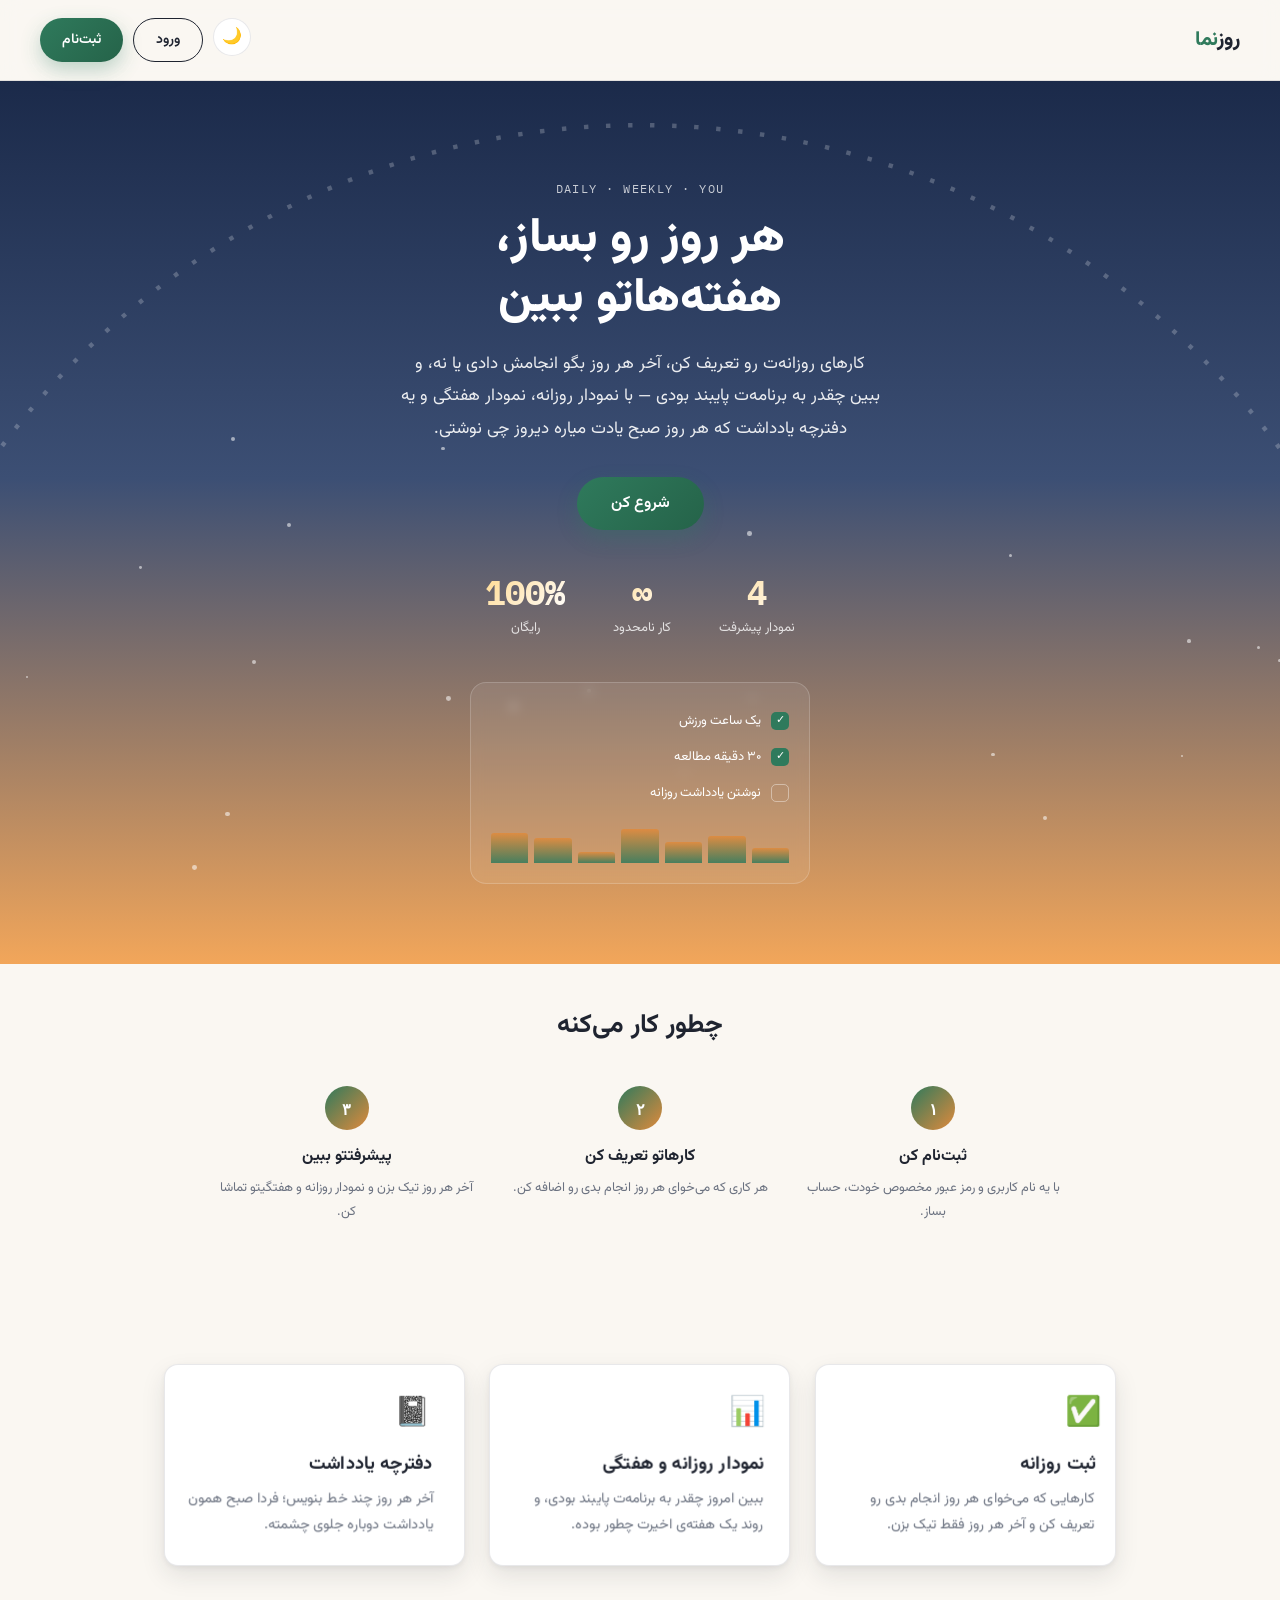
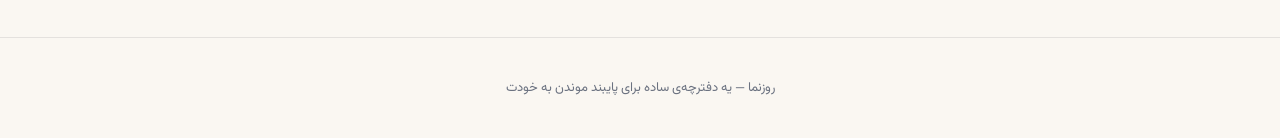
<file: index.html>
<!DOCTYPE html>
<html lang="fa" dir="rtl">
<head>
<meta charset="UTF-8" />
<meta name="viewport" content="width=device-width, initial-scale=1.0" />
<title>روزنما | ثبت کارهای روزانه</title>
<link rel="icon" type="image/svg+xml" href="favicon.svg" />
<link rel="stylesheet" href="style.css" />
</head>
<body>

<nav class="nav">
  <div class="brand">روز<span>نما</span></div>
  <div class="actions">
    <button class="theme-toggle" id="theme-toggle" onclick="toggleTheme()" aria-label="تغییر حالت روشن/تاریک">🌙</button>
    <button class="btn btn-ghost" onclick="openModal('login')">ورود</button>
    <button class="btn btn-primary" onclick="openModal('register')">ثبت‌نام</button>
  </div>
</nav>

<section class="hero">
  <div class="arc-wrap" id="arc-wrap"></div>
  <div class="particles" id="particles"></div>
  <div class="hero-content">
    <div class="eyebrow">daily · weekly · you</div>
    <h1>هر روز رو بساز،<br />هفته‌هاتو ببین</h1>
    <p>کارهای روزانه‌ت رو تعریف کن، آخر هر روز بگو انجامش دادی یا نه، و ببین چقدر به برنامه‌ت پایبند بودی — با نمودار روزانه، نمودار هفتگی و یه دفترچه یادداشت که هر روز صبح یادت میاره دیروز چی نوشتی.</p>
    <button class="btn btn-primary" onclick="openModal('register')">شروع کن</button>

    <div class="stats">
      <div class="stat"><div class="num" data-count="4">0</div><div class="label">نمودار پیشرفت</div></div>
      <div class="stat"><div class="num">∞</div><div class="label">کار نامحدود</div></div>
      <div class="stat"><div class="num" data-count="100" data-suffix="%">0</div><div class="label">رایگان</div></div>
    </div>

    <div class="hero-preview">
      <div class="mock-row"><span class="mock-check on">✓</span> یک ساعت ورزش</div>
      <div class="mock-row"><span class="mock-check on">✓</span> ۳۰ دقیقه مطالعه</div>
      <div class="mock-row"><span class="mock-check off"></span> نوشتن یادداشت روزانه</div>
      <div class="mock-bars">
        <span style="height:40%"></span><span style="height:70%"></span><span style="height:55%"></span>
        <span style="height:90%"></span><span style="height:30%"></span><span style="height:65%"></span><span style="height:80%"></span>
      </div>
    </div>
  </div>
</section>

<section class="steps reveal">
  <h2>چطور کار می‌کنه</h2>
  <div class="steps-grid">
    <div class="step">
      <div class="num">۱</div>
      <h3>ثبت‌نام کن</h3>
      <p>با یه نام کاربری و رمز عبور مخصوص خودت، حساب بساز.</p>
    </div>
    <div class="step">
      <div class="num">۲</div>
      <h3>کارهاتو تعریف کن</h3>
      <p>هر کاری که می‌خوای هر روز انجام بدی رو اضافه کن.</p>
    </div>
    <div class="step">
      <div class="num">۳</div>
      <h3>پیشرفتتو ببین</h3>
      <p>آخر هر روز تیک بزن و نمودار روزانه و هفتگیتو تماشا کن.</p>
    </div>
  </div>
</section>

<section class="features reveal">
  <div class="feature">
    <div class="icon">✅</div>
    <h3>ثبت روزانه</h3>
    <p>کارهایی که می‌خوای هر روز انجام بدی رو تعریف کن و آخر هر روز فقط تیک بزن.</p>
  </div>
  <div class="feature">
    <div class="icon">📊</div>
    <h3>نمودار روزانه و هفتگی</h3>
    <p>ببین امروز چقدر به برنامه‌ت پایبند بودی، و روند یک هفته‌ی اخیرت چطور بوده.</p>
  </div>
  <div class="feature">
    <div class="icon">📓</div>
    <h3>دفترچه یادداشت</h3>
    <p>آخر هر روز چند خط بنویس؛ فردا صبح همون یادداشت دوباره جلوی چشمته.</p>
  </div>
</section>

<footer class="site-footer">روزنما — یه دفترچه‌ی ساده برای پایبند موندن به خودت</footer>

<!-- ===== MODAL ===== -->
<div class="overlay" id="overlay">
  <div class="modal">
    <button class="modal-close" onclick="closeModal()">×</button>
    <div class="tabs">
      <button id="tab-login" onclick="switchTab('login')">ورود</button>
      <button id="tab-register" onclick="switchTab('register')">ثبت‌نام</button>
    </div>

    <div id="form-login">
      <h2>خوش اومدی</h2>
      <div class="field">
        <label>نام کاربری</label>
        <input type="text" id="login-username" autocomplete="username" />
      </div>
      <div class="field">
        <label>رمز عبور</label>
        <input type="password" id="login-password" autocomplete="current-password" />
      </div>
      <div class="forgot-link">
        <a href="#" onclick="closeModal(); openSupportModal(); return false;">رمز رو فراموش کردم؟</a>
      </div>
      <div class="error-msg" id="login-error"></div>
      <button class="btn btn-primary btn-block" onclick="handleLogin(this)">ورود</button>
    </div>

    <div id="form-register" style="display:none">
      <h2>بساز حساب رو</h2>
      <div class="field">
        <label>نام کاربری</label>
        <input type="text" id="register-username" autocomplete="username" />
      </div>
      <div class="field">
        <label>رمز عبور</label>
        <input type="password" id="register-password" autocomplete="new-password" />
      </div>
      <div class="error-msg" id="register-error"></div>
      <button class="btn btn-primary btn-block" onclick="handleRegister(this)">ثبت‌نام و ورود</button>
    </div>
  </div>
</div>

<!-- ===== پشتیبانی / بازیابی رمز ===== -->
<div class="overlay" id="support-overlay">
  <div class="modal support-modal">
    <button class="modal-close" onclick="closeSupportModal()">×</button>
    <h2>🔑 بازیابی رمز عبور</h2>

    <div id="support-intro">
      <p class="support-hint">شماره تماست رو بذار و بگو مشکلت چیه (مثلاً: رمز حساب با نام کاربری «...» یادم رفته). در اسرع وقت جواب می‌دیم.</p>
      <div class="field">
        <label>شماره تماس</label>
        <input type="tel" id="support-phone" placeholder="09xxxxxxxxx" />
      </div>
      <div class="field">
        <label>پیامت</label>
        <textarea id="support-first-message" class="support-textarea" rows="3" placeholder="مشکلت رو بنویس..."></textarea>
      </div>
      <div class="error-msg" id="support-error"></div>
      <button class="btn btn-primary btn-block" onclick="startSupportChat(this)">ارسال درخواست</button>
    </div>

    <div id="support-chat" style="display:none">
      <div class="support-notice">⏱ درخواستت ثبت شد. تا حداکثر ۲۴ ساعت آینده، رمز جدیدت اطلاع‌رسانی می‌شه.</div>
      <div class="chat-thread" id="chat-thread"></div>
      <div class="chat-input-row">
        <input type="text" id="chat-input" placeholder="پیام جدید..." />
        <button class="btn btn-primary" onclick="sendChatMessage(this)">ارسال</button>
      </div>
      <button class="chat-reset" onclick="resetSupportPhone()">این شماره من نیست</button>
    </div>
  </div>
</div>

<script src="config.js"></script>
<script src="api.js"></script>
<script src="landing.js"></script>
<script src="support.js"></script>
</body>
</html>
</file>
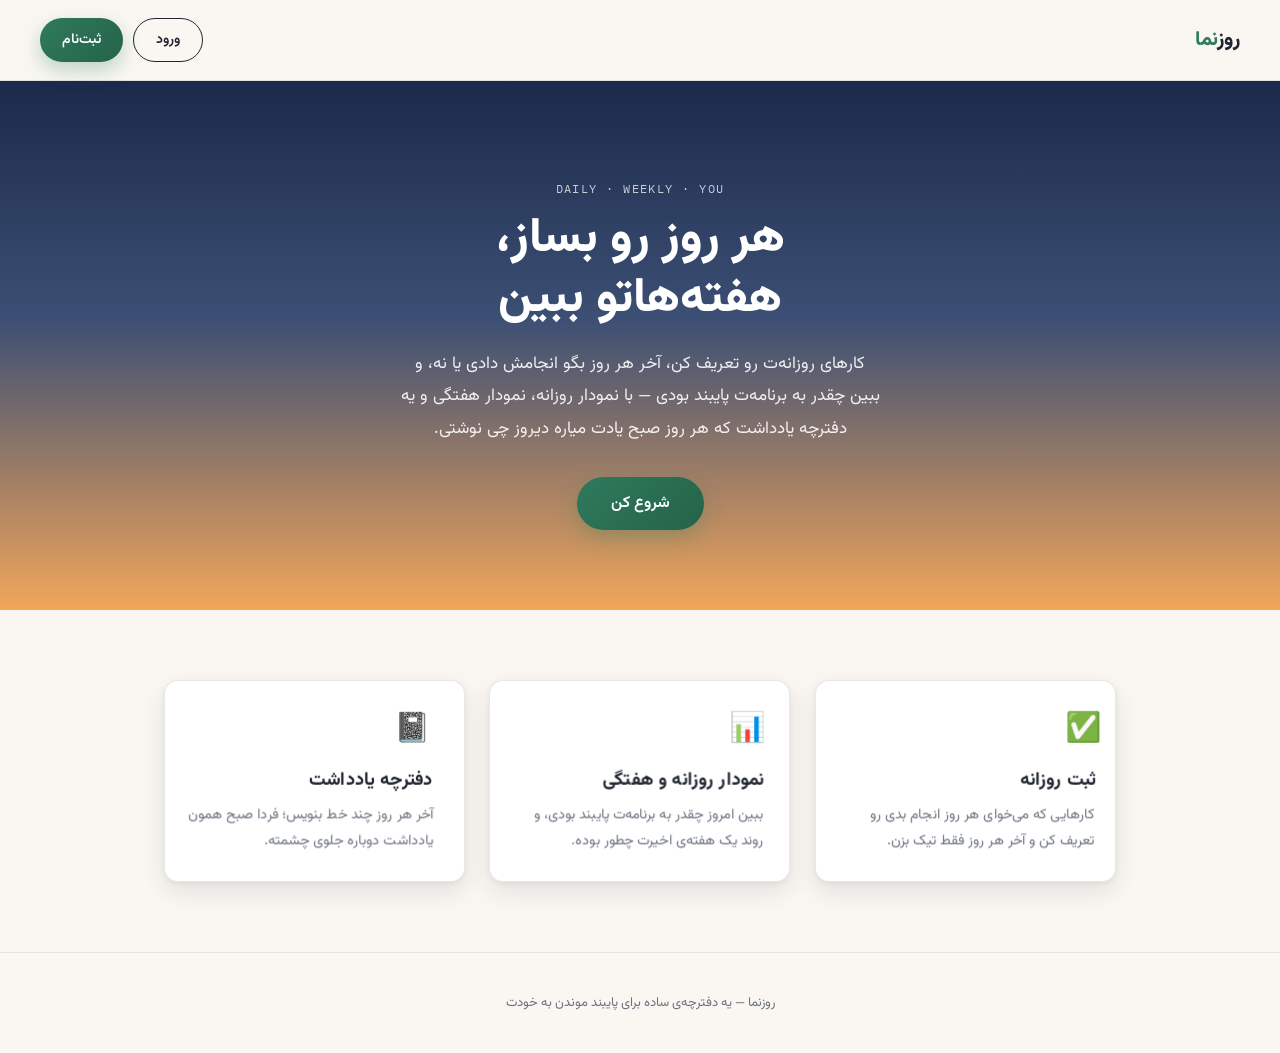
<file: index (2).html>
<!DOCTYPE html>
<html lang="fa" dir="rtl">
<head>
<meta charset="UTF-8" />
<meta name="viewport" content="width=device-width, initial-scale=1.0" />
<title>روزنما | ثبت کارهای روزانه</title>
<link rel="stylesheet" href="style.css" />
</head>
<body>

<nav class="nav">
  <div class="brand">روز<span>نما</span></div>
  <div class="actions">
    <button class="btn btn-ghost" onclick="openModal('login')">ورود</button>
    <button class="btn btn-primary" onclick="openModal('register')">ثبت‌نام</button>
  </div>
</nav>

<section class="hero">
  <div class="arc-wrap" id="arc-wrap"></div>
  <div class="hero-content">
    <div class="eyebrow">daily · weekly · you</div>
    <h1>هر روز رو بساز،<br />هفته‌هاتو ببین</h1>
    <p>کارهای روزانه‌ت رو تعریف کن، آخر هر روز بگو انجامش دادی یا نه، و ببین چقدر به برنامه‌ت پایبند بودی — با نمودار روزانه، نمودار هفتگی و یه دفترچه یادداشت که هر روز صبح یادت میاره دیروز چی نوشتی.</p>
    <button class="btn btn-primary" onclick="openModal('register')">شروع کن</button>
  </div>
</section>

<section class="features">
  <div class="feature">
    <div class="icon">✅</div>
    <h3>ثبت روزانه</h3>
    <p>کارهایی که می‌خوای هر روز انجام بدی رو تعریف کن و آخر هر روز فقط تیک بزن.</p>
  </div>
  <div class="feature">
    <div class="icon">📊</div>
    <h3>نمودار روزانه و هفتگی</h3>
    <p>ببین امروز چقدر به برنامه‌ت پایبند بودی، و روند یک هفته‌ی اخیرت چطور بوده.</p>
  </div>
  <div class="feature">
    <div class="icon">📓</div>
    <h3>دفترچه یادداشت</h3>
    <p>آخر هر روز چند خط بنویس؛ فردا صبح همون یادداشت دوباره جلوی چشمته.</p>
  </div>
</section>

<footer class="site-footer">روزنما — یه دفترچه‌ی ساده برای پایبند موندن به خودت</footer>

<!-- ===== MODAL ===== -->
<div class="overlay" id="overlay">
  <div class="modal">
    <button class="modal-close" onclick="closeModal()">×</button>
    <div class="tabs">
      <button id="tab-login" onclick="switchTab('login')">ورود</button>
      <button id="tab-register" onclick="switchTab('register')">ثبت‌نام</button>
    </div>

    <div id="form-login">
      <h2>خوش اومدی</h2>
      <div class="field">
        <label>نام کاربری</label>
        <input type="text" id="login-username" autocomplete="username" />
      </div>
      <div class="field">
        <label>رمز عبور</label>
        <input type="password" id="login-password" autocomplete="current-password" />
      </div>
      <div class="error-msg" id="login-error"></div>
      <button class="btn btn-primary btn-block" onclick="handleLogin()">ورود</button>
    </div>

    <div id="form-register" style="display:none">
      <h2>بساز حساب رو</h2>
      <div class="field">
        <label>نام کاربری</label>
        <input type="text" id="register-username" autocomplete="username" />
      </div>
      <div class="field">
        <label>رمز عبور</label>
        <input type="password" id="register-password" autocomplete="new-password" />
      </div>
      <div class="error-msg" id="register-error"></div>
      <button class="btn btn-primary btn-block" onclick="handleRegister()">ثبت‌نام و ورود</button>
    </div>
  </div>
</div>

<script src="config.js"></script>
<script src="api.js"></script>
<script src="landing.js"></script>
</body>
</html>
</file>
<file: style.css>
@import url('https://fonts.googleapis.com/css2?family=Vazirmatn:wght@400;500;600;700;800&family=IBM+Plex+Mono:wght@400;500&display=swap');

:root{
  --paper: #faf7f2;
  --paper-2: #ffffff;
  --ink: #1f2430;
  --muted: #6b7280;
  --line: rgba(31,36,48,0.10);
  --forest: #2f7a5c;
  --sunset: #e08a3c;
  --sky-top: #1b2a4a;
  --sky-bottom: #f2a65a;
  --danger: #b3432f;
  --shadow: 0 12px 28px rgba(31,36,48,0.10);
  --shadow-sm: 0 2px 6px rgba(31,36,48,0.06);
  --shadow-md: 0 10px 24px rgba(31,36,48,0.10), 0 2px 6px rgba(31,36,48,0.06);
  --shadow-lg: 0 24px 48px rgba(31,36,48,0.16), 0 6px 16px rgba(31,36,48,0.08);
  --radius: 14px;
}
[data-theme="dark"]{
  --paper: #14171f;
  --paper-2: #1c202b;
  --ink: #e9ebf1;
  --muted: #9aa1b2;
  --line: rgba(255,255,255,0.08);
  --shadow: 0 12px 28px rgba(0,0,0,0.45);
  --shadow-sm: 0 2px 6px rgba(0,0,0,0.3);
  --shadow-md: 0 10px 24px rgba(0,0,0,0.4), 0 2px 6px rgba(0,0,0,0.3);
  --shadow-lg: 0 24px 48px rgba(0,0,0,0.55), 0 6px 16px rgba(0,0,0,0.35);
}
*{ box-sizing: border-box; }
html{ scroll-behavior: smooth; overflow-x: hidden; }
body{
  margin:0;
  font-family: 'Vazirmatn', sans-serif;
  background: var(--paper);
  color: var(--ink);
  direction: rtl;
  transition: background .3s, color .3s;
  overflow-x: hidden;
  width: 100%;
}
.theme-toggle{
  width: 38px; height: 38px; border-radius: 50%; border: 1px solid var(--line);
  background: var(--paper-2); font-size: 16px; display:flex; align-items:center; justify-content:center;
  transition: transform .3s, background .3s;
}
.theme-toggle:hover{ transform: rotate(20deg) scale(1.08); }

/* ===== LOADING SPINNER ===== */
.spinner{
  display:inline-block; width:13px; height:13px; margin-left:8px; vertical-align:middle;
  border: 2px solid rgba(255,255,255,0.45); border-top-color:#fff; border-radius:50%;
  animation: spin .6s linear infinite;
}
.btn-ghost .spinner, .btn-danger .spinner{ border-color: rgba(31,36,48,0.3); border-top-color: var(--ink); }
@keyframes spin{ to{ transform: rotate(360deg); } }
button.is-loading{ cursor: wait; opacity: .85; }

/* ===== SCROLL REVEAL ===== */
.reveal{ opacity:0; transform: translateY(24px); transition: opacity .7s ease, transform .7s ease; }
.reveal.show{ opacity:1; transform: translateY(0); }
.mono{ font-family: 'IBM Plex Mono', monospace; direction: ltr; unicode-bidi: isolate; }
a{ color: inherit; text-decoration:none; }
button{ font-family: inherit; cursor:pointer; }

/* ===== NAV ===== */
.nav{
  display:flex; justify-content:space-between; align-items:center;
  padding: 18px 40px; position: sticky; top:0; z-index: 50;
  background: rgba(250,247,242,0.85); backdrop-filter: blur(10px);
  border-bottom: 1px solid var(--line);
}
.nav .brand{ font-weight: 800; font-size: 20px; }
.nav .brand span{ color: var(--forest); }
.nav .actions{ display:flex; gap: 10px; flex-shrink: 0; }
@media (max-width: 480px){
  .nav{ padding: 14px 16px; }
  .nav .actions .btn{ padding: 8px 14px; font-size: 13px; }
}

.btn{
  padding: 10px 22px; border-radius: 30px; border: none; font-weight: 600; font-size: 14px;
  transition: transform .2s, box-shadow .2s, background .2s;
}
.btn-ghost{ background: transparent; border: 1.5px solid var(--ink); color: var(--ink); }
.btn-ghost:hover{ background: var(--ink); color: var(--paper); }
.btn-primary{ background: linear-gradient(135deg, var(--forest), #256349); color:#fff; box-shadow: 0 8px 20px rgba(47,122,92,0.3); }
.btn-primary:hover{ transform: translateY(-2px); box-shadow: 0 12px 26px rgba(47,122,92,0.4); }
.btn-danger{ background: transparent; color: var(--danger); border: 1px solid rgba(179,67,47,0.3); }
.btn-danger:hover{ background: rgba(179,67,47,0.08); }
.btn-block{ width:100%; }

/* ===== HERO ===== */
.hero{
  position: relative; overflow:hidden; text-align:center;
  padding: 100px 24px 80px; background: linear-gradient(180deg, var(--sky-top) 0%, #3c4f74 45%, var(--sky-bottom) 100%);
  color: #fff;
}
.hero .arc-wrap{ position:absolute; inset:0; opacity: 0.9; pointer-events:none; }
.hero-content{ position:relative; max-width: 640px; margin: 0 auto; }
.hero .eyebrow{ font-family:'IBM Plex Mono', monospace; direction:ltr; unicode-bidi:isolate; letter-spacing: .12em; font-size: 12px; opacity:.75; text-transform:uppercase; margin-bottom: 14px; }
.hero h1{ font-size: 48px; font-weight: 800; line-height: 1.25; margin: 0 0 18px; }
.hero p{ font-size: 17px; opacity: .9; max-width: 480px; margin: 0 auto 32px; line-height: 1.9; }
.hero .btn-primary{ font-size: 16px; padding: 14px 34px; }

/* ===== FEATURES ===== */
.features{ max-width: 1000px; margin: 0 auto; padding: 70px 24px; display:grid; grid-template-columns: repeat(auto-fit, minmax(240px,1fr)); gap: 24px; perspective: 1000px; }
.feature{
  background: var(--paper-2); border:1px solid var(--line); border-radius: var(--radius); padding: 28px;
  box-shadow: var(--shadow-md); transition: box-shadow .25s ease, transform .15s ease-out; transform-style: preserve-3d; will-change: transform;
}
.feature:hover{ box-shadow: var(--shadow-lg); }
.feature .icon{ font-size: 28px; margin-bottom: 14px; transform: translateZ(30px); }
.feature h3{ margin: 0 0 8px; font-size: 18px; transform: translateZ(20px); }
.feature p{ margin:0; color: var(--muted); font-size: 14px; line-height: 1.8; transform: translateZ(15px); }

/* ===== PARTICLES (hero) ===== */
.particles{ position:absolute; inset:0; overflow:hidden; pointer-events:none; }
.particle{
  position:absolute; border-radius:50%; background: rgba(255,255,255,0.55);
  animation: drift linear infinite;
}
@keyframes drift{
  0%{ transform: translateY(0) translateX(0); opacity:0; }
  10%{ opacity: 1; }
  90%{ opacity: 1; }
  100%{ transform: translateY(-140px) translateX(20px); opacity:0; }
}

/* ===== STATS ===== */
.stats{ display:flex; justify-content:center; gap: 48px; margin-top: 40px; flex-wrap: wrap; }
.stat{ text-align:center; }
.stat .num{ font-family:'IBM Plex Mono', monospace; direction:ltr; unicode-bidi:isolate; font-size: 34px; font-weight: 700; background: linear-gradient(135deg, #ffd98e, #ffffff); -webkit-background-clip:text; -webkit-text-fill-color: transparent; }
.stat .label{ font-size: 13px; opacity: .8; margin-top: 4px; }

/* ===== STAGGERED REVEAL ===== */
.steps-grid .step, .features .feature{ transition-delay: calc(var(--i, 0) * 0.09s); }

footer.site-footer{ text-align:center; padding: 40px 20px; color: var(--muted); font-size: 13px; border-top: 1px solid var(--line); }

/* ===== HERO PREVIEW MOCKUP ===== */
.hero-preview{
  max-width: 340px; margin: 44px auto 0; background: rgba(255,255,255,0.08);
  border: 1px solid rgba(255,255,255,0.18); border-radius: 16px; padding: 20px;
  backdrop-filter: blur(6px); text-align: right; animation: floaty 4.5s ease-in-out infinite;
}
@keyframes floaty{ 0%,100%{ transform: translateY(0);} 50%{ transform: translateY(-8px);} }
.hero-preview .mock-row{ display:flex; align-items:center; gap:10px; padding: 8px 0; font-size: 13px; color:#fff; }
.hero-preview .mock-check{ width:18px; height:18px; border-radius:5px; flex-shrink:0; display:flex; align-items:center; justify-content:center; font-size:11px; }
.hero-preview .mock-check.on{ background:#2f7a5c; }
.hero-preview .mock-check.off{ border:1.5px solid rgba(255,255,255,0.4); }
.hero-preview .mock-bars{ display:flex; align-items:flex-end; gap:6px; height:38px; margin-top:14px; }
.hero-preview .mock-bars span{ flex:1; background: linear-gradient(180deg, #e08a3c, #2f7a5c); border-radius:3px 3px 0 0; opacity: .85; }

/* ===== HOW IT WORKS ===== */
.steps{ max-width: 900px; margin: 0 auto; padding: 20px 24px 70px; }
.steps h2{ text-align:center; font-size: 26px; margin-bottom: 40px; }
.steps-grid{ display:grid; grid-template-columns: repeat(auto-fit, minmax(220px,1fr)); gap: 28px; }
.step{ text-align:center; }
.step .num{
  width:44px; height:44px; border-radius:50%; margin:0 auto 14px; display:flex; align-items:center; justify-content:center;
  font-family:'IBM Plex Mono', monospace; font-weight:600; background: linear-gradient(135deg, var(--forest), var(--sunset)); color:#fff;
}
.step h3{ font-size:16px; margin:0 0 8px; }
.step p{ font-size:13px; color:var(--muted); margin:0; line-height:1.8; }

/* ===== PROGRESS BAR (dashboard) ===== */
.progress-wrap{ margin-bottom: 20px; }
.progress-label{ display:flex; justify-content:space-between; font-size:13px; color:var(--muted); margin-bottom:8px; }
.progress-track{ height:10px; border-radius:20px; background: var(--line); overflow:hidden; }
.progress-fill{ height:100%; border-radius:20px; background: linear-gradient(90deg, var(--sunset), var(--forest)); transition: width .5s ease; }

/* ===== CHIP POP ===== */
.chip.pop{ animation: checkPop .35s ease; }
@keyframes checkPop{ 0%{ transform: scale(1);} 40%{ transform: scale(1.2);} 100%{ transform: scale(1);} }

.empty-hint .icon{ font-size: 28px; display:block; margin-bottom:10px; }

/* ===== MODAL ===== */
.overlay{
  position: fixed; inset:0; background: rgba(20,22,30,0.55); display:none;
  align-items:center; justify-content:center; z-index: 200; padding: 20px;
}
.overlay.open{ display:flex; }
.modal{
  background: var(--paper-2); border-radius: 18px; padding: 32px; width: 100%; max-width: 380px;
  box-shadow: 0 30px 60px rgba(0,0,0,0.3);
}
.modal h2{ margin: 0 0 18px; font-size: 22px; }
.tabs{ display:flex; gap: 6px; margin-bottom: 22px; background: var(--paper); border-radius: 30px; padding: 4px; }
.tabs button{ flex:1; padding: 8px; border:none; background: transparent; border-radius: 26px; font-weight:600; font-size:13px; color: var(--muted); }
.tabs button.active{ background: var(--ink); color: var(--paper); }
.field{ margin-bottom: 16px; text-align: right; }
.field label{ display:block; font-size: 13px; color: var(--muted); margin-bottom: 6px; }
.field input{
  width:100%; padding: 12px 14px; border-radius: 10px; border: 1px solid var(--line);
  font-family: inherit; font-size: 15px; background: var(--paper);
}
.field input:focus{ outline: 2px solid var(--forest); outline-offset: 1px; }
.error-msg{ color: var(--danger); font-size: 13px; margin: -6px 0 14px; min-height: 16px; }
.modal-close{ float:left; background:none; border:none; font-size:20px; color: var(--muted); }
.forgot-link{ text-align: left; margin: -8px 0 16px; }
.forgot-link a{ font-size: 12px; color: var(--sunset); }
.forgot-link a:hover{ text-decoration: underline; }

/* ===== SUPPORT CHAT ===== */
.support-modal{ max-width: 400px; }
.support-hint{ font-size: 13px; color: var(--muted); line-height: 1.8; margin: 0 0 18px; }
.support-notice{
  background: rgba(224,138,60,0.12); border: 1px solid rgba(224,138,60,0.3); color: var(--ink);
  font-size: 12px; line-height: 1.8; padding: 10px 14px; border-radius: 10px; margin-bottom: 14px;
}
.support-textarea{
  width:100%; padding: 12px 14px; border-radius: 10px; border: 1px solid var(--line);
  font-family: inherit; font-size: 14px; background: var(--paper); resize: vertical;
}
.chat-thread{
  max-height: 320px; overflow-y: auto; display:flex; flex-direction:column; gap: 10px;
  padding: 6px 2px 14px; margin-bottom: 12px;
}
.chat-bubble{
  max-width: 80%; padding: 10px 14px; border-radius: 14px; font-size: 13px; line-height: 1.7;
  word-break: break-word;
}
.chat-bubble.user{ align-self: flex-end; background: var(--forest); color: #fff; border-bottom-left-radius: 4px; }
.chat-bubble.admin{ align-self: flex-start; background: var(--paper); border: 1px solid var(--line); border-bottom-right-radius: 4px; }
.chat-input-row{ display:flex; gap: 8px; }
.chat-input-row input{
  flex:1; padding: 10px 14px; border-radius: 10px; border: 1px solid var(--line);
  font-family: inherit; font-size: 14px; background: var(--paper);
}
.chat-reset{ background:none; border:none; color: var(--muted); font-size: 12px; margin-top: 14px; text-decoration: underline; cursor:pointer; }

/* ===== DASHBOARD ===== */
.dash-wrap{ max-width: 980px; margin: 0 auto; padding: 32px 24px 80px; }
.dash-header{ display:flex; justify-content:space-between; align-items:center; margin-bottom: 32px; flex-wrap: wrap; gap: 12px; }
.dash-header h1{ font-size: 26px; margin:0; }
.dash-header .welcome{ color: var(--muted); font-size: 14px; }
.dash-header .actions{ display:flex; align-items:center; gap: 10px; }

.card{ background: var(--paper-2); border:1px solid var(--line); border-radius: var(--radius); padding: 24px; box-shadow: var(--shadow); margin-bottom: 24px; }
.card h2{ font-size: 17px; margin: 0 0 18px; display:flex; align-items:center; gap: 8px; }

/* ===== FOLDERS ===== */
.folder-group{ border: 1px solid var(--line); border-radius: 12px; margin-bottom: 14px; overflow: hidden; }
.folder-header{
  display:flex; align-items:center; gap: 10px; padding: 14px 16px; cursor:pointer;
  background: var(--paper); transition: background .2s;
}
.folder-header:hover{ background: rgba(224,138,60,0.08); }
.folder-header .chevron{ transition: transform .25s ease; color: var(--muted); font-size: 12px; }
.folder-header.open .chevron{ transform: rotate(90deg); }
.folder-header .folder-name{ font-weight: 600; font-size: 14px; flex: 1 1 100px; min-width: 0; overflow-wrap: break-word; word-break: break-word; }
.folder-header .folder-avg{ font-family:'IBM Plex Mono', monospace; direction:ltr; unicode-bidi:isolate; font-size: 12px; color: var(--muted); flex-shrink: 0; }
.folder-del{ background:none; border:none; color: var(--muted); font-size: 16px; padding: 2px 6px; flex-shrink: 0; }
.folder-del:hover{ color: var(--danger); }
.folder-body{ display:grid; grid-template-rows: 0fr; transition: grid-template-rows .3s ease; }
.folder-body.open{ grid-template-rows: 1fr; }
.folder-body-inner{ min-height:0; overflow:hidden; padding: 0 16px; }
.folder-body.open .folder-body-inner{ padding: 6px 16px 12px; }
.ungrouped-tasks{ margin-bottom: 14px; }

/* ===== TASK ROW (percentage-based) ===== */
.task-row{ padding: 14px 0; border-bottom: 1px solid var(--line); }
.task-row:last-child{ border-bottom:none; }
.task-row-top{ display:flex; align-items:center; gap: 10px; margin-bottom: 10px; flex-wrap: wrap; }
.task-name{ flex: 1 1 140px; min-width: 0; font-size: 15px; overflow-wrap: break-word; word-break: break-word; }
.task-target{ font-size: 12px; color: var(--muted); flex-shrink: 0; }
.task-del{ background:none; border:none; color: var(--muted); font-size: 18px; flex-shrink: 0; }
.task-del:hover{ color: var(--danger); }
.task-folder-move{
  border: 1px solid var(--line); background: var(--paper); color: var(--muted);
  border-radius: 8px; padding: 4px 8px; font-size: 11px; max-width: 110px; flex-shrink: 0;
}

.progress-chips{ display:flex; gap: 6px; flex-wrap: wrap; }
.chip{
  border: 1px solid var(--line); background: var(--paper); color: var(--muted);
  border-radius: 20px; padding: 6px 12px; font-size: 12px; font-family:'IBM Plex Mono', monospace;
  direction: ltr; unicode-bidi: isolate; transition: transform .15s ease, box-shadow .15s ease;
}
.chip:hover{ transform: translateY(-1px); }
.chip.active{ color: #fff; border-color: transparent; box-shadow: var(--shadow-sm); font-weight: 600; }

/* ===== ADD FOLDER / ADD TASK ===== */
.add-folder-row{ display:flex; gap: 10px; margin-top: 4px; margin-bottom: 16px; }
.add-folder-row input{ flex:1; padding: 10px 14px; border-radius: 10px; border: 1px solid var(--line); font-family:inherit; background: var(--paper); }

.add-task-row{ display:flex; gap: 10px; margin-top: 16px; flex-wrap: wrap; }
.add-task-row input{ flex:1; padding: 10px 14px; border-radius: 10px; border: 1px solid var(--line); font-family:inherit; background: var(--paper); }
.add-task-row input.target{ flex: 0 0 120px; }
.folder-select{ flex: 0 0 140px; }
@media (max-width: 560px){
  .add-task-row input, .add-task-row select{ flex: 1 1 100%; }
}


.charts-grid{ display:grid; grid-template-columns: 1fr 1fr; gap: 24px; }
@media (max-width: 720px){ .charts-grid{ grid-template-columns: 1fr; } }
.chart-box{ position: relative; height: 220px; }
.chart-head{ display:flex; justify-content:space-between; align-items:center; margin-bottom: 18px; flex-wrap: wrap; gap: 8px; }
.chart-head h2{ margin:0; }
.picker{
  border: 1px solid var(--line); border-radius: 8px; padding: 6px 10px; font-size: 13px;
  background: var(--paper); color: var(--ink);
}

.week-ring-wrap{ display:flex; align-items:center; gap: 20px; margin-top: 18px; flex-wrap:wrap; }
.ring-legend{ font-size: 13px; color: var(--muted); display:flex; flex-direction:column; gap:6px; }
.ring-legend .dot{ display:inline-block; width:10px; height:10px; border-radius:50%; margin-left:6px; }

.note-box{ background: var(--paper); border: 1px dashed var(--line); border-radius: 10px; padding: 16px; margin-bottom: 16px; font-size: 14px; line-height: 1.9; }
.note-box .label{ font-family:'IBM Plex Mono', monospace; direction:ltr; unicode-bidi:isolate; font-size:11px; color: var(--sunset); text-transform:uppercase; letter-spacing:.08em; margin-bottom:8px; display:block; }
textarea.journal{
  width:100%; min-height: 110px; padding: 14px; border-radius: 10px; border: 1px solid var(--line);
  font-family: inherit; font-size: 14px; background: var(--paper); resize: vertical;
}
.save-row{ display:flex; justify-content:flex-end; margin-top: 12px; }

.empty-hint{ color: var(--muted); font-size: 14px; text-align:center; padding: 20px 0; }

/* ===== WELCOME HERO (yesterday recap + reminder) ===== */
.welcome-hero{
  position: relative; overflow:hidden; border-radius: 22px; margin-bottom: 28px;
  background: linear-gradient(135deg, rgba(47,122,92,0.12), rgba(224,138,60,0.12));
  border: 1px solid var(--line); box-shadow: var(--shadow-lg);
}
.welcome-hero-glow{
  position:absolute; width: 320px; height: 320px; border-radius: 50%;
  background: radial-gradient(circle, rgba(224,138,60,0.32), transparent 70%);
  top: -130px; right: -90px; pointer-events:none;
  animation: floatGlow 11s ease-in-out infinite;
}
@keyframes floatGlow{ 0%,100%{ transform: translate(0,0); } 50%{ transform: translate(-24px, 26px); } }
.welcome-hero-inner{ position:relative; padding: 30px; }
.greeting{ font-size: 21px; margin: 0 0 20px; }
.hero-grid{ display:grid; grid-template-columns: 1fr 1fr; gap: 18px; }
@media (max-width: 720px){ .hero-grid{ grid-template-columns: 1fr; } }
.hero-panel{ background: var(--paper-2); border:1px solid var(--line); border-radius: 14px; padding: 18px 20px; }
.panel-label{ font-family:'IBM Plex Mono', monospace; direction:ltr; unicode-bidi:isolate; font-size: 11px; text-transform:uppercase; letter-spacing:.08em; color: var(--muted); margin-bottom: 12px; }
.yesterday-tasks{ display:flex; flex-direction:column; gap:10px; }
.y-task-row{ display:flex; align-items:center; gap:10px; font-size:14px; }
.y-task-row .mark{
  min-width: 42px; height:22px; padding: 0 8px; border-radius: 20px; display:flex; align-items:center; justify-content:center;
  font-size:11px; font-family:'IBM Plex Mono', monospace; direction:ltr; unicode-bidi:isolate; flex-shrink:0; color:#fff; font-weight:600;
}
.reminder-text{ font-size: 14px; line-height:1.9; margin: 0 0 16px; color: var(--ink); }
.reminder-actions{ display:flex; gap: 10px; flex-wrap:wrap; }
.reminder-actions .btn{ font-size: 13px; padding: 10px 18px; }
.reminder-result{ font-size:13px; color: var(--muted); }

/* ===== COMPLETION CHECK (bottom, retrospective) ===== */
.completion-check{
  background: var(--paper); border: 1px solid var(--line); border-radius: 14px;
  padding: 18px 20px; margin-bottom: 18px;
}
.completion-check .reminder-actions{ margin-top: 4px; }

/* ===== NOTES ARCHIVE MODAL ===== */
.notes-modal{ max-width: 460px; }
.notes-list{ max-height: 420px; overflow-y: auto; display:flex; flex-direction:column; gap: 12px; padding: 4px 2px; }
.note-entry{ background: var(--paper); border: 1px solid var(--line); border-radius: 12px; padding: 14px 16px; }
.note-entry-head{ display:flex; justify-content: space-between; margin-bottom: 8px; font-size: 12px; color: var(--muted); }
.note-time{ color: var(--sunset); }
.note-entry-text{ font-size: 14px; line-height: 1.8; white-space: pre-wrap; word-break: break-word; }

/* ===== WIGGLE HOVER (icons) ===== */
.wiggle-hover{ display:inline-block; transition: transform .2s ease; }
.wiggle-hover:hover{ animation: wiggle .45s ease; }
@keyframes wiggle{
  0%,100%{ transform: rotate(0deg) scale(1); }
  25%{ transform: rotate(-10deg) scale(1.18); }
  75%{ transform: rotate(10deg) scale(1.18); }
}

/* ===== MOBILE: header reorder + lighter effects ===== */
@media (max-width: 600px){
  .dash-header{ flex-direction: column; align-items: stretch; }
  .dash-header > div:first-child{ order: 1; }
  .dash-header .actions{ order: 2; justify-content: space-between; }
  .welcome-hero-inner{ padding: 22px; }
  .welcome-hero-glow{ display:none; }
}

/* ===== ACCESSIBILITY / PERFORMANCE: respect reduced motion ===== */
@media (prefers-reduced-motion: reduce){
  *, *::before, *::after{
    animation-duration: 0.001ms !important;
    animation-iteration-count: 1 !important;
    transition-duration: 0.001ms !important;
    scroll-behavior: auto !important;
  }
}

/* ===== LOADING SCREEN (dashboard) ===== */
#loading-screen{
  position: fixed; inset:0; background: var(--paper); z-index: 500;
  display:flex; flex-direction:column; align-items:center; justify-content:center; gap: 16px;
  transition: opacity .4s ease, visibility .4s ease;
}
#loading-screen.hide{ opacity:0; visibility: hidden; }
#loading-screen .logo-pulse{
  width: 56px; height: 56px; border-radius: 16px;
  background: linear-gradient(135deg, var(--forest), var(--sunset));
  animation: pulseLogo 1.1s ease-in-out infinite;
}
@keyframes pulseLogo{ 0%,100%{ transform: scale(1); opacity:1; } 50%{ transform: scale(0.85); opacity:.7; } }
#loading-screen .logo-text{ font-weight: 700; color: var(--muted); font-size: 14px; }
.dash-wrap{ opacity: 0; transition: opacity .5s ease; }
.dash-wrap.ready{ opacity: 1; }

/* ===== TOASTS ===== */
#toast-stack{ position: fixed; bottom: 24px; left: 50%; transform: translateX(-50%); z-index: 600; display:flex; flex-direction:column; gap: 10px; align-items:center; }
.toast{
  background: var(--ink); color: var(--paper); padding: 12px 22px; border-radius: 30px; font-size: 13px;
  box-shadow: var(--shadow-lg); opacity:0; transform: translateY(12px); transition: opacity .3s ease, transform .3s ease;
  white-space: nowrap;
}
.toast.show{ opacity:1; transform: translateY(0); }
.toast.error{ background: var(--danger); color: #fff; }
.toast.success{ background: var(--forest); color: #fff; }

/* ===== RADIAL RING (header) ===== */
.today-ring-wrap{ display:flex; align-items:center; gap:10px; }
.today-ring-wrap .ring-num{ font-family:'IBM Plex Mono', monospace; direction:ltr; unicode-bidi:isolate; font-size: 13px; color: var(--muted); }

/* ===== CONFETTI ===== */
.confetti-piece{
  position: fixed; top: -10px; width: 8px; height: 14px; z-index: 700; pointer-events:none;
  animation: confettiFall 2.6s ease-in forwards;
}
@keyframes confettiFall{
  0%{ transform: translateY(0) rotate(0deg); opacity: 1; }
  100%{ transform: translateY(100vh) rotate(600deg); opacity: 0; }
}
</file>
